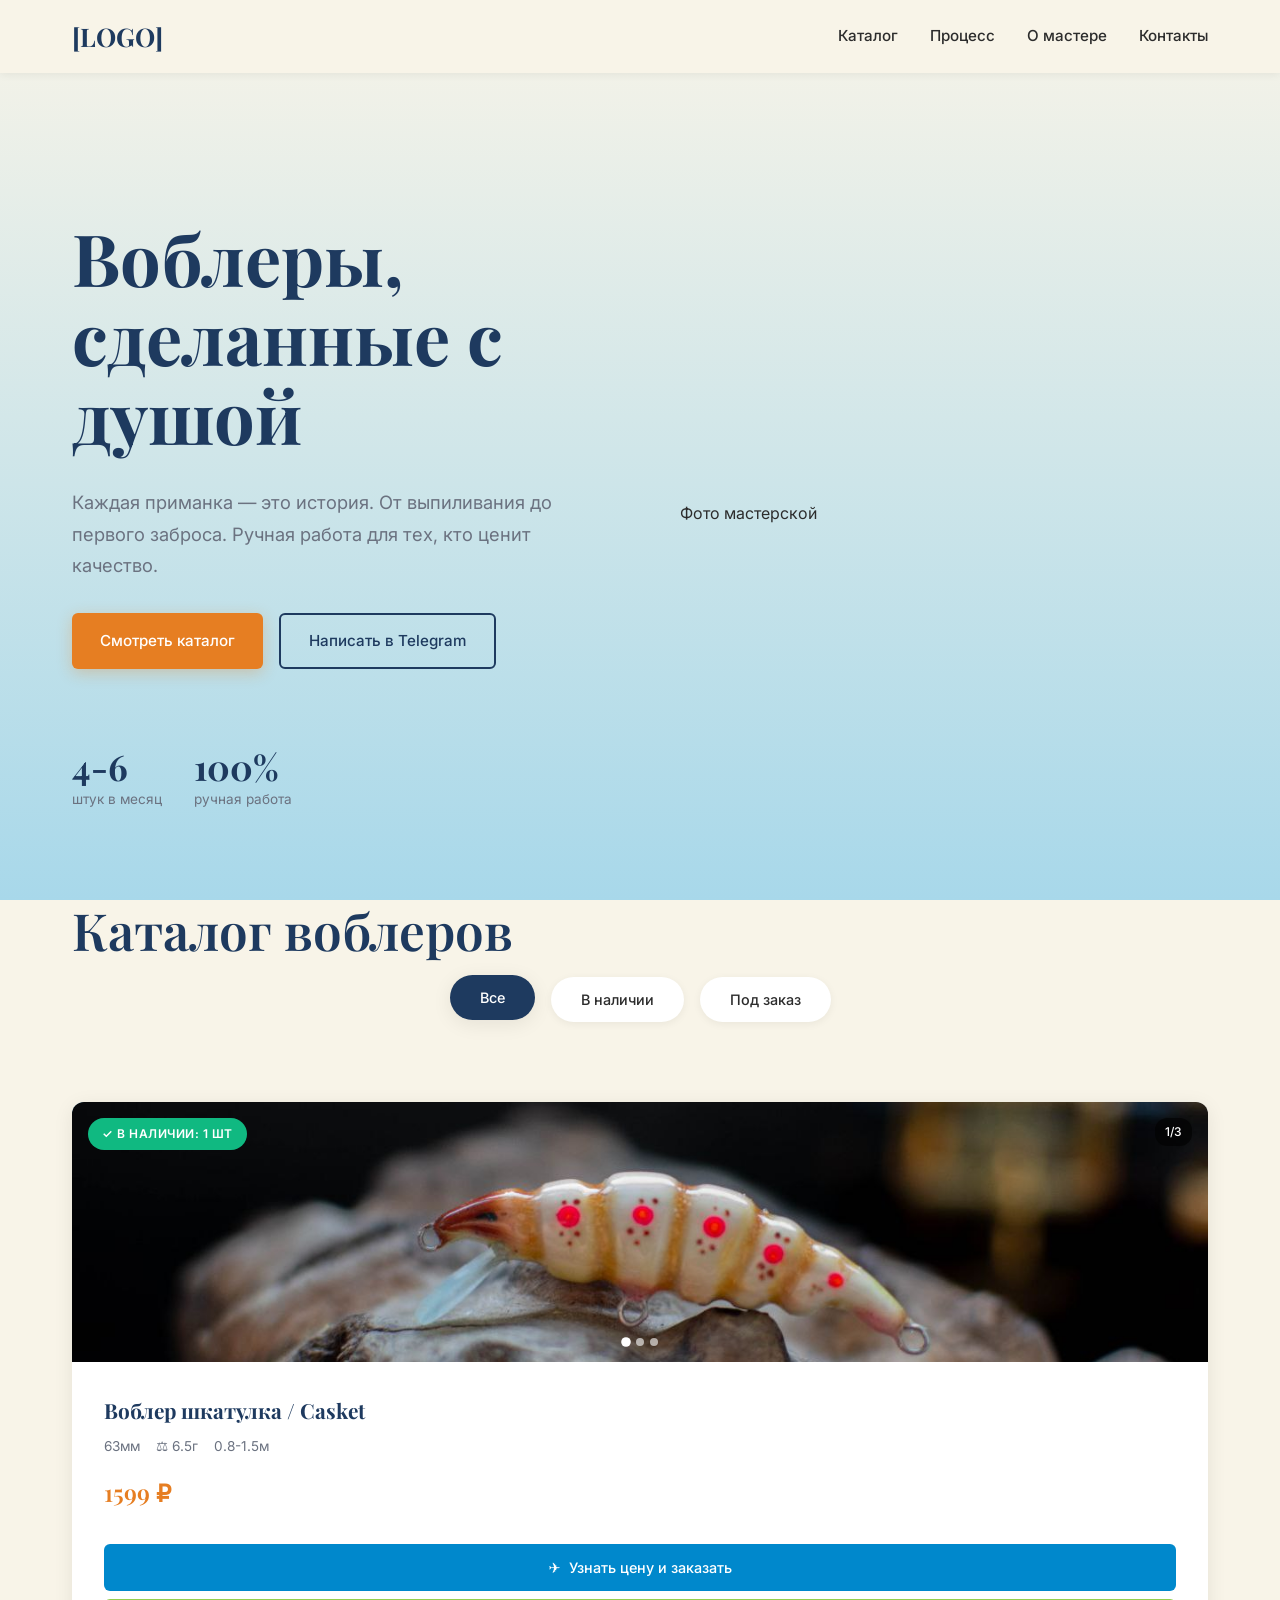
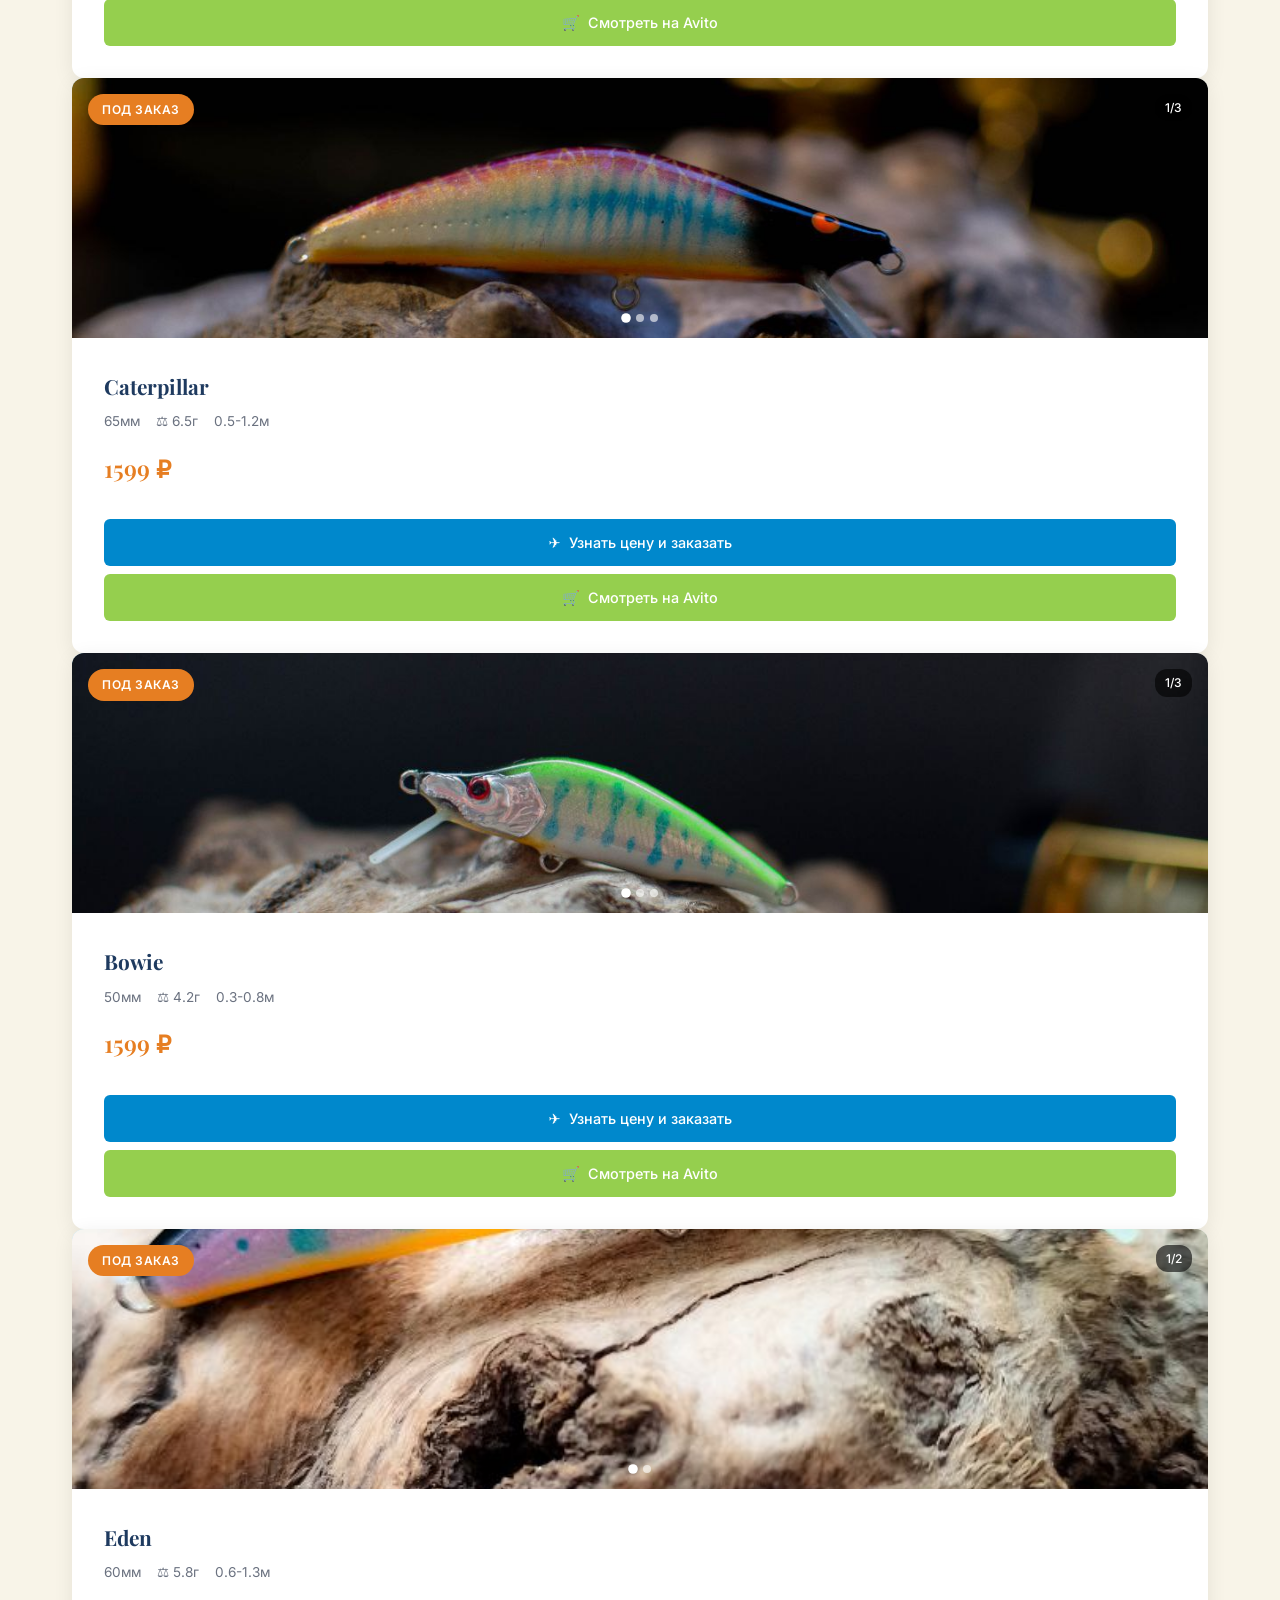
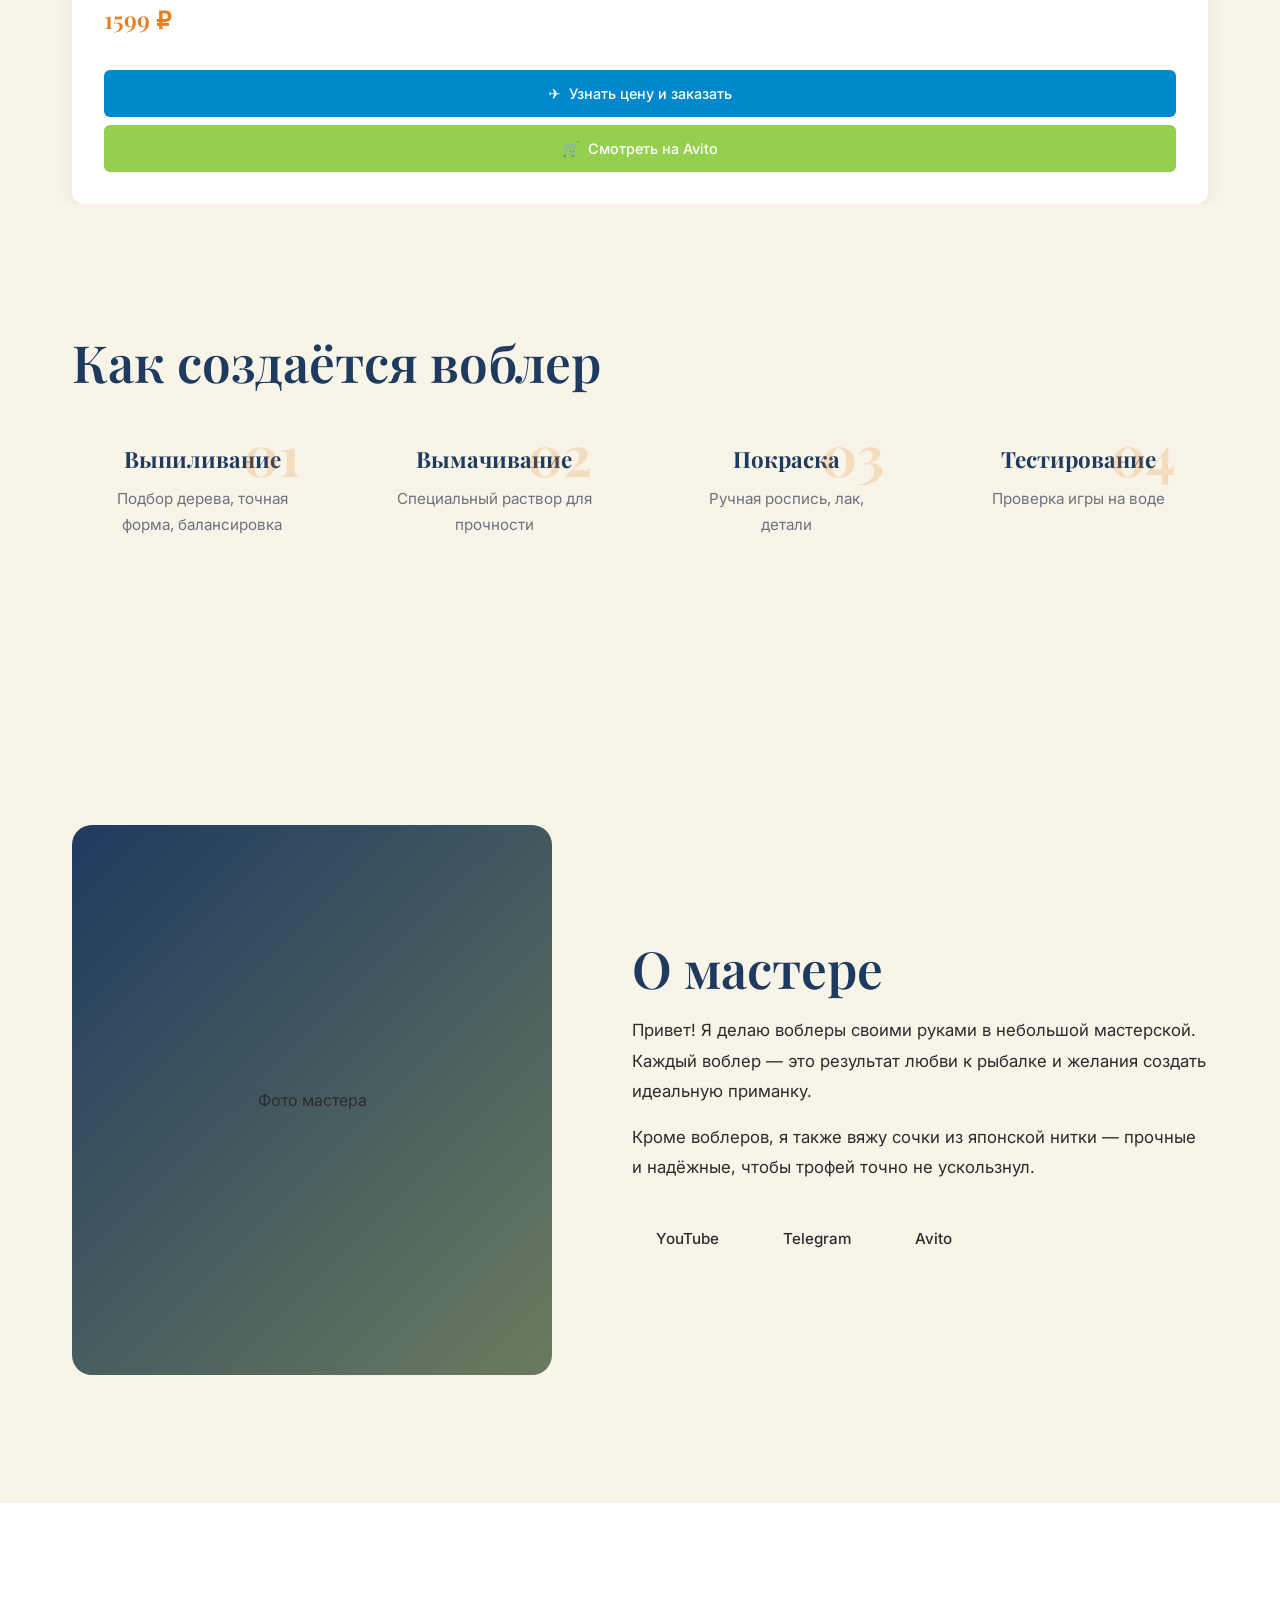
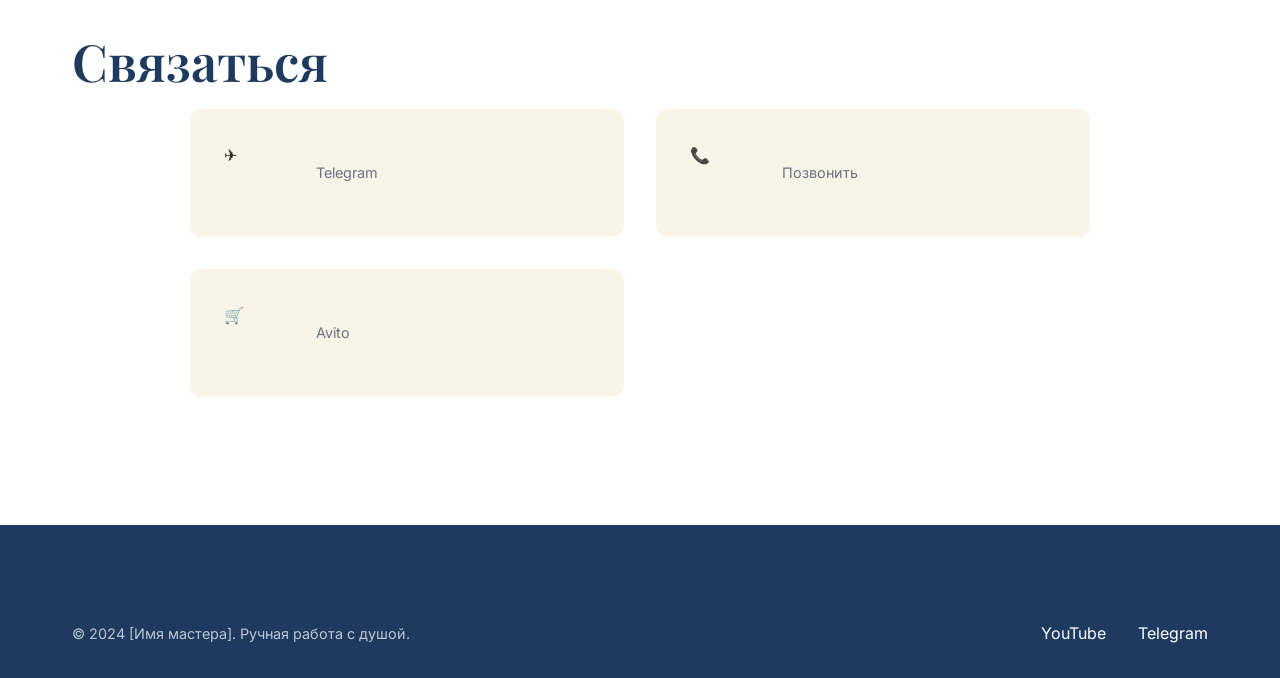
<file: index.html.html>
<!DOCTYPE html>
<html lang="ru">
<head>
    <meta charset="UTF-8">
    <meta name="viewport" content="width=device-width, initial-scale=1.0">
    <meta name="description" content="Ручные воблеры и сочки для рыбалки. Изготовление на заказ.">
    <title>Воблеры ручной работы | [Имя мастера]</title>
    
    <!-- Fonts -->
    <link rel="preconnect" href="https://fonts.googleapis.com">
    <link rel="preconnect" href="https://fonts.gstatic.com" crossorigin>
    <link href="https://fonts.googleapis.com/css2?family=Inter:wght@300;400;500&family=Playfair+Display:wght@400;600;700&display=swap" rel="stylesheet">
    
    <!-- Styles -->
    <link rel="stylesheet" href="css/style.css">
</head>
<body>
    <!-- Header -->
    <header class="header">
        <div class="container header__container">
            <a href="/" class="logo">
                <span class="logo__text">[LOGO]</span>
            </a>
            <nav class="nav">
                <a href="#catalog" class="nav__link">Каталог</a>
                <a href="#process" class="nav__link">Процесс</a>
                <a href="#about" class="nav__link">О мастере</a>
                <a href="#contacts" class="nav__link">Контакты</a>
            </nav>
            <button class="burger" aria-label="Menu">
                <span></span>
                <span></span>
                <span></span>
            </button>
        </div>
    </header>

    <!-- Hero Section -->
    <section class="hero">
        <div class="container hero__container">
            <div class="hero__content">
                <h1 class="hero__title">Воблеры, <br>сделанные с душой</h1>
                <p class="hero__subtitle">Каждая приманка — это история. От выпиливания до первого заброса. Ручная работа для тех, кто ценит качество.</p>
                <div class="hero__buttons">
                    <a href="#catalog" class="btn btn--primary">Смотреть каталог</a>
                    <a href="https://t.me/username" target="_blank" class="btn btn--secondary">Написать в Telegram</a>
                </div>
                <div class="hero__stats">
                    <div class="stat">
                        <span class="stat__number">4-6</span>
                        <span class="stat__label">штук в месяц</span>
                    </div>
                    <div class="stat">
                        <span class="stat__number">100%</span>
                        <span class="stat__label">ручная работа</span>
                    </div>
                </div>
            </div>
            <div class="hero__image">
                <!-- Здесь будет фото процесса или готового воблера -->
                <div class="hero__placeholder">Фото мастерской</div>
            </div>
        </div>
        <div class="hero__texture"></div>
    </section>

    <!-- Catalog Section -->
    <section id="catalog" class="catalog">
        <div class="container">
            <h2 class="section-title">Каталог воблеров</h2>
            
            <!-- Filters -->
            <div class="filters">
                <button class="filter-btn active" data-filter="all">Все</button>
                <button class="filter-btn" data-filter="in-stock">В наличии</button>
                <button class="filter-btn" data-filter="made-to-order">Под заказ</button>
            </div>

            <!-- Products Grid -->
            <div class="products-grid" id="productsGrid">
                <!-- Products will be inserted here by JS -->
            </div>
        </div>
    </section>

    <!-- Process Section -->
    <section id="process" class="process">
        <div class="container">
            <h2 class="section-title">Как создаётся воблер</h2>
            <div class="process-steps">
                <div class="process-step">
                    <div class="process-step__number">01</div>
                    <h3 class="process-step__title">Выпиливание</h3>
                    <p class="process-step__text">Подбор дерева, точная форма, балансировка</p>
                </div>
                <div class="process-step">
                    <div class="process-step__number">02</div>
                    <h3 class="process-step__title">Вымачивание</h3>
                    <p class="process-step__text">Специальный раствор для прочности</p>
                </div>
                <div class="process-step">
                    <div class="process-step__number">03</div>
                    <h3 class="process-step__title">Покраска</h3>
                    <p class="process-step__text">Ручная роспись, лак, детали</p>
                </div>
                <div class="process-step">
                    <div class="process-step__number">04</div>
                    <h3 class="process-step__title">Тестирование</h3>
                    <p class="process-step__text">Проверка игры на воде</p>
                </div>
            </div>
        </div>
    </section>

    <!-- About Section -->
    <section id="about" class="about">
        <div class="container about__container">
            <div class="about__image">
                <div class="about__placeholder">Фото мастера</div>
            </div>
            <div class="about__content">
                <h2 class="section-title">О мастере</h2>
                <p class="about__text">Привет! Я делаю воблеры своими руками в небольшой мастерской. Каждый воблер — это результат любви к рыбалке и желания создать идеальную приманку.</p>
                <p class="about__text">Кроме воблеров, я также вяжу сочки из японской нитки — прочные и надёжные, чтобы трофей точно не ускользнул.</p>
                <div class="about__socials">
                    <a href="https://youtube.com" target="_blank" class="social-link">YouTube</a>
                    <a href="https://t.me/username" target="_blank" class="social-link">Telegram</a>
                    <a href="https://avito.ru" target="_blank" class="social-link">Avito</a>
                </div>
            </div>
        </div>
    </section>

    <!-- Contacts Section -->
    <section id="contacts" class="contacts">
        <div class="container">
            <h2 class="section-title">Связаться</h2>
            <div class="contacts-grid">
                <a href="https://t.me/username" target="_blank" class="contact-card">
                    <span class="contact-card__icon">✈️</span>
                    <span class="contact-card__text">Telegram</span>
                </a>
                <a href="tel:+79999999999" class="contact-card">
                    <span class="contact-card__icon">📞</span>
                    <span class="contact-card__text">Позвонить</span>
                </a>
                <a href="https://avito.ru" target="_blank" class="contact-card">
                    <span class="contact-card__icon">🛒</span>
                    <span class="contact-card__text">Avito</span>
                </a>
            </div>
        </div>
    </section>

    <!-- Footer -->
    <footer class="footer">
        <div class="container footer__container">
            <p class="footer__text">© 2024 [Имя мастера]. Ручная работа с душой.</p>
            <div class="footer__socials">
                <a href="https://youtube.com" target="_blank">YouTube</a>
                <a href="https://t.me/username" target="_blank">Telegram</a>
            </div>
        </div>
    </footer>

    <script src="data/products.js"></script>
    <script src="js/main.js"></script>
</body>
</html>
</file>
<file: css/style.css>
:root {
    --color-bg: #F8F4E8;
    --color-white: #FFFFFF;
    --color-text: #2C2C2C;
    --color-text-light: #6B7280;
    --color-dark: #1E3A5F;
    --color-accent: #E67E22;
    --color-accent-hover: #D35400;
    --color-sand: #D4A574;
    --color-water: #A8D8EA;
    --color-green: #6B7B5F;
    --color-tg: #0088cc;
    --color-avito: #95CF4E;
    
    --font-heading: 'Playfair Display', serif;
    --font-body: 'Inter', system-ui, -apple-system, sans-serif;
    
    --spacing-xs: 0.5rem;
    --spacing-sm: 1rem;
    --spacing-md: 2rem;
    --spacing-lg: 5rem;
    --spacing-xl: 8rem;
    
    --radius-sm: 6px;
    --radius-md: 12px;
    --radius-lg: 20px;
    
    --shadow-sm: 0 2px 8px rgba(0,0,0,0.06);
    --shadow-md: 0 4px 20px rgba(0,0,0,0.08);
    --shadow-lg: 0 8px 40px rgba(0,0,0,0.12);
    
    --transition: all 0.3s cubic-bezier(0.4, 0, 0.2, 1);
}

*, *::before, *::after { margin: 0; padding: 0; box-sizing: border-box; }
html { scroll-behavior: smooth; scroll-padding-top: 80px; }
body {
    font-family: var(--font-body);
    background: var(--color-bg);
    color: var(--color-text);
    line-height: 1.6;
    font-weight: 400;
    overflow-x: hidden;
    width: 100%;
}
section { margin: 0; overflow-x: hidden; }
img { max-width: 100%; height: auto; display: block; }
a { text-decoration: none; color: inherit; transition: var(--transition); }

.container { max-width: 1200px; margin: 0 auto; padding: 0 var(--spacing-md); }
.section-header { text-align: center; margin-bottom: var(--spacing-lg); }
.section-title {
    font-family: var(--font-heading);
    font-size: clamp(2.2rem, 5vw, 3.2rem);
    font-weight: 600;
    color: var(--color-dark);
    margin-bottom: var(--spacing-sm);
    line-height: 1.2;
}
.section-title--left { text-align: left; }
.section-subtitle { font-size: 1.1rem; color: var(--color-text-light); max-width: 600px; margin: 0 auto; }

.btn {
    display: inline-flex; align-items: center; justify-content: center;
    gap: var(--spacing-xs); padding: 14px 28px;
    font-family: var(--font-body); font-size: 0.95rem; font-weight: 500;
    border-radius: var(--radius-sm); transition: var(--transition);
    cursor: pointer; border: none; white-space: nowrap;
}
.btn__arrow { transition: transform 0.3s ease; }
.btn:hover .btn__arrow { transform: translateX(4px); }
.btn__icon { font-size: 1.1rem; }
.btn--small { padding: 10px 20px; font-size: 0.85rem; }
.btn--large { padding: 16px 36px; font-size: 1rem; }
.btn--primary {
    background: var(--color-accent); color: var(--color-white);
    box-shadow: 0 4px 15px rgba(230, 126, 34, 0.3);
}
.btn--primary:hover {
    background: var(--color-accent-hover);
    transform: translateY(-2px);
    box-shadow: 0 6px 20px rgba(230, 126, 34, 0.4);
}
.btn--secondary {
    background: transparent; color: var(--color-dark);
    border: 2px solid var(--color-dark);
}
.btn--secondary:hover { background: var(--color-dark); color: var(--color-white); }
.btn--header { background: var(--color-dark); color: var(--color-white); }
.btn--header:hover { background: var(--color-accent); }

.header {
    position: fixed; top: 0; left: 0; right: 0;
    background: rgba(248, 244, 232, 0.98);
    backdrop-filter: blur(10px); z-index: 1000;
    padding: var(--spacing-sm) 0; box-shadow: var(--shadow-sm);
}
.header__container { display: flex; justify-content: space-between; align-items: center; }
.logo { display: flex; align-items: center; gap: var(--spacing-xs); }
.logo__icon { font-size: 1.8rem; }
.logo__text {
    font-family: var(--font-heading); font-size: 1.6rem;
    font-weight: 700; color: var(--color-dark);
}
.logo__text--footer { font-size: 1.4rem; color: var(--color-white); }

.nav { display: flex; gap: var(--spacing-md); align-items: center; }
.nav__link {
    font-size: 0.95rem; font-weight: 500; color: var(--color-text);
    position: relative; padding: 5px 0;
}
.nav__link::after {
    content: ''; position: absolute; bottom: 0; left: 0;
    width: 0; height: 2px; background: var(--color-accent);
    transition: var(--transition);
}
.nav__link:hover { color: var(--color-accent); }
.nav__link:hover::after { width: 100%; }

.burger {
    display: none; flex-direction: column; gap: 5px;
    background: none; border: none; cursor: pointer; padding: var(--spacing-xs);
    z-index: 1001; width: 30px;
}
.burger span { 
    width: 25px; height: 3px; background: var(--color-dark); 
    transition: var(--transition); display: block; border-radius: 2px;
}

.nav--active {
    display: flex !important;
    flex-direction: column;
    position: fixed;
    top: 70px; 
    left: 0; right: 0;
    background: rgba(248, 244, 232, 0.98);
    backdrop-filter: blur(10px);
    z-index: 999;
    padding: 2rem 1rem;
    gap: 1.5rem;
    box-shadow: 0 4px 20px rgba(0,0,0,0.1);
    animation: slideDown 0.3s ease;
    max-height: calc(100vh - 70px);
    overflow-y: auto;
}

.nav--active .nav__link { 
    font-size: 1.5rem; 
    font-weight: 600;
    padding: 0.5rem 0;
    text-align: center;
}

.burger--active span:nth-child(1) { transform: translateY(8px) rotate(45deg); }
.burger--active span:nth-child(2) { opacity: 0; }
.burger--active span:nth-child(3) { transform: translateY(-8px) rotate(-45deg); }

@keyframes slideDown { from { opacity: 0; transform: translateY(-10px); } to { opacity: 1; transform: translateY(0); } }

.hero {
    min-height: 100vh; display: flex; align-items: center;
    padding: calc(var(--spacing-xl) + 80px) 0 var(--spacing-lg);
    position: relative; overflow: hidden;
    background: linear-gradient(180deg, var(--color-bg) 0%, var(--color-water) 100%);
}
.hero__wave { position: absolute; left: 0; right: 0; z-index: 1; }
.hero__wave--top { top: 0; transform: rotate(180deg); }
.hero__container {
    display: grid; grid-template-columns: 1fr 1fr;
    gap: var(--spacing-lg); align-items: center;
    position: relative; z-index: 2;
}
.hero__badge {
    display: inline-flex; align-items: center; gap: var(--spacing-xs);
    padding: 8px 16px; background: rgba(230, 126, 34, 0.1);
    border: 1px solid rgba(230, 126, 34, 0.3);
    border-radius: 30px; font-size: 0.85rem; font-weight: 500;
    color: var(--color-accent); margin-bottom: var(--spacing-md);
}
.hero__badge-icon { font-size: 1rem; }
.hero__title {
    font-family: var(--font-heading); font-size: clamp(2.8rem, 6vw, 4.5rem);
    font-weight: 700; line-height: 1.1; margin-bottom: var(--spacing-md);
    color: var(--color-dark);
}
.hero__accent {
    color: var(--color-accent); position: relative; display: inline-block;
}
.hero__accent::after {
    content: ''; position: absolute; bottom: 5px; left: 0;
    width: 100%; height: 8px; background: rgba(230, 126, 34, 0.3); z-index: -1;
}
.hero__subtitle {
    font-size: 1.15rem; line-height: 1.7; margin-bottom: var(--spacing-md);
    color: var(--color-text-light); max-width: 500px;
}
.hero__buttons { display: flex; gap: var(--spacing-sm); margin-bottom: var(--spacing-lg); flex-wrap: wrap; }
.hero__stats { display: flex; align-items: center; gap: var(--spacing-md); }
.stat { text-align: left; }
.stat__number {
    display: block; font-family: var(--font-heading);
    font-size: 2.2rem; font-weight: 700; color: var(--color-dark); line-height: 1;
}
.stat__label { font-size: 0.85rem; color: var(--color-text-light); margin-top: 4px; display: block; }
.stat-divider { width: 1px; height: 40px; background: var(--color-sand); }
.hero__visual { position: relative; }
.hero__image-wrapper {
    position: relative; height: 550px; background: var(--color-white);
    border-radius: var(--radius-lg); overflow: hidden; box-shadow: var(--shadow-lg);
}
.hero__img {
    width: 100%; height: 100%; object-fit: cover; object-position: center;
    position: absolute; top: 0; left: 0; z-index: 0;
}
.hero__deco { position: absolute; pointer-events: none; z-index: 1; }
.hero__deco--1 {
    top: -30px; right: -30px; width: 150px; height: 150px;
    animation: rotate 20s linear infinite;
}
.hero__deco--2 {
    bottom: 30px; left: -20px; width: 80px; height: 80px;
    animation: pulse 3s ease-in-out infinite;
}
.hero__fish { position: absolute; pointer-events: none; opacity: 0.6; z-index: 1; }
.hero__fish--1 { top: 20%; left: 10%; animation: swim 8s ease-in-out infinite, float 6s ease-in-out infinite; }
.hero__fish--2 { bottom: 25%; right: 8%; animation: swim 10s ease-in-out infinite reverse, float 7s ease-in-out infinite 1s; }

.catalog--horizontal {
    padding: var(--spacing-xl) 0;
    background: var(--color-bg);
    overflow: hidden;
}
.catalog__wrapper {
    position: relative;
    overflow: visible !important; 
}
.products-slider {
    display: flex;
    gap: var(--spacing-md);
    overflow-x: auto;
    scroll-snap-type: x mandatory;
    scroll-behavior: smooth;
    -webkit-overflow-scrolling: touch;
    scrollbar-width: none;
    -ms-overflow-style: none;
    margin-left: calc(-1 * var(--spacing-md));
    margin-right: calc(-1 * var(--spacing-md));
    padding: 20px var(--spacing-md);
    border: none !important;
    outline: none !important;
    box-shadow: none !important;
    background: transparent !important;
}
.products-slider::-webkit-scrollbar { display: none; }
.products-slider .product-card {
    flex: 0 0 320px;
    scroll-snap-align: start;
    margin-bottom: 0;
    border: none !important;
    outline: none !important;
    box-shadow: var(--shadow-md);
}
.slider-nav {
    position: absolute; top: 50%; transform: translateY(-50%);
    width: 44px; height: 44px; border-radius: 50%;
    background: var(--color-white); border: 2px solid var(--color-dark);
    font-size: 1.2rem; cursor: pointer; display: flex; align-items: center; justify-content: center;
    box-shadow: var(--shadow-md); transition: var(--transition); z-index: 10;
}
.slider-nav:hover { background: var(--color-accent); color: white; border-color: var(--color-accent); }
.slider-nav--prev { left: 10px; }
.slider-nav--next { right: 10px; }

.filters {
    display: flex; justify-content: center; gap: var(--spacing-sm);
    margin-bottom: var(--spacing-lg); flex-wrap: wrap;
}
.filter-btn {
    padding: 12px 28px; background: var(--color-white);
    border: 2px solid transparent; border-radius: 30px;
    font-family: var(--font-body); font-size: 0.9rem; font-weight: 500;
    cursor: pointer; transition: var(--transition); color: var(--color-text);
    box-shadow: var(--shadow-sm);
}
.filter-btn:hover, .filter-btn.active {
    background: var(--color-dark); color: var(--color-white);
    transform: translateY(-2px); box-shadow: var(--shadow-md);
}

.fade-in { opacity: 0; transform: translateY(30px); transition: opacity 0.8s ease-out, transform 0.8s ease-out; }
.fade-in.visible { opacity: 1; transform: translateY(0); }
.stagger-item { opacity: 0; transform: translateY(20px); transition: opacity 0.6s ease-out, transform 0.6s ease-out; }
.stagger-item.visible { opacity: 1; transform: translateY(0); }

@keyframes float { 0%, 100% { transform: translateY(0px); } 50% { transform: translateY(-20px); } }
@keyframes fadeInUp { from { opacity: 0; transform: translateY(40px); } to { opacity: 1; transform: translateY(0); } }
@keyframes scaleIn { from { opacity: 0; transform: scale(0.8); } to { opacity: 1; transform: scale(1); } }
@keyframes rotate { from { transform: rotate(0deg); } to { transform: rotate(360deg); } }
@keyframes pulse { 0%, 100% { transform: scale(1); opacity: 0.5; } 50% { transform: scale(1.1); opacity: 0.8; } }
@keyframes swim {
    0%, 100% { transform: translateX(0) translateY(0); }
    25% { transform: translateX(20px) translateY(-10px); }
    50% { transform: translateX(0) translateY(0); }
    75% { transform: translateX(-20px) translateY(10px); }
}
.hero__title { animation: fadeInUp 1s ease-out; }
.hero__subtitle { animation: fadeInUp 1s ease-out 0.2s backwards; }
.hero__buttons { animation: fadeInUp 1s ease-out 0.4s backwards; }
.hero__stats { animation: fadeInUp 1s ease-out 0.6s backwards; }
.process-step { opacity: 0; transform: translateY(30px); transition: all 0.6s ease-out; }
.process-step.visible { opacity: 1; transform: translateY(0); }
.material-card { opacity: 0; transform: translateY(30px); transition: all 0.6s ease-out; }
.material-card.visible { opacity: 1; transform: translateY(0); }
.product-card { animation: scaleIn 0.6s ease-out backwards; }
.product-card:nth-child(1) { animation-delay: 0.1s; }
.product-card:nth-child(2) { animation-delay: 0.2s; }
.product-card:nth-child(3) { animation-delay: 0.3s; }
.product-card:nth-child(4) { animation-delay: 0.4s; }
.product-card:hover .product-gallery__slide img { transform: scale(1.1) rotate(2deg); }
.parallax { will-change: transform; }

.product-card {
    background: var(--color-white); border-radius: var(--radius-md);
    overflow: hidden; box-shadow: var(--shadow-md);
    transition: var(--transition); display: flex; flex-direction: column;
}
.product-card:hover { transform: translateY(-8px); box-shadow: var(--shadow-lg); }

.product-gallery {
    position: relative; height: 260px; background: linear-gradient(135deg, var(--color-water) 0%, var(--color-bg) 100%);
    overflow: hidden;
}
.product-gallery__track { display: flex; height: 100%; transition: transform 0.3s ease; }
.product-gallery__slide {
    min-width: 100%; height: 100%; display: flex; align-items: center; justify-content: center;
    position: relative; cursor: zoom-in;
}
.product-gallery__slide img { width: 100%; height: 100%; object-fit: cover; transition: transform 0.5s ease; }
.product-gallery__slide:hover img { transform: scale(1.05); }
.product-gallery__nav {
    position: absolute; top: 50%; transform: translateY(-50%);
    width: 36px; height: 36px; border: none; border-radius: 50%;
    background: rgba(255,255,255,0.9); color: var(--color-dark);
    font-size: 1.2rem; cursor: pointer; display: flex; align-items: center; justify-content: center;
    box-shadow: var(--shadow-sm); transition: var(--transition);
    opacity: 0; pointer-events: none;
}
.product-gallery:hover .product-gallery__nav { opacity: 1; pointer-events: auto; }
.product-gallery__nav--prev { left: var(--spacing-sm); }
.product-gallery__nav--next { right: var(--spacing-sm); }
.product-gallery__nav:hover { background: var(--color-accent); color: white; }
.product-gallery__dots {
    position: absolute; bottom: var(--spacing-sm); left: 50%; transform: translateX(-50%);
    display: flex; gap: 6px;
}
.product-gallery__dot {
    width: 8px; height: 8px; border-radius: 50%;
    background: rgba(255,255,255,0.6); border: none; cursor: pointer; transition: var(--transition);
}
.product-gallery__dot.active { background: var(--color-white); transform: scale(1.2); }
.product-gallery__counter {
    position: absolute; top: var(--spacing-sm); right: var(--spacing-sm);
    padding: 4px 10px; background: rgba(0,0,0,0.6); color: white;
    border-radius: 12px; font-size: 0.75rem; font-weight: 500;
}

.product-card__badge {
    position: absolute; top: var(--spacing-sm); left: var(--spacing-sm);
    padding: 6px 14px; border-radius: 20px;
    font-size: 0.75rem; font-weight: 600; text-transform: uppercase;
    letter-spacing: 0.5px; z-index: 2;
}
.badge--in-stock { background: #10B981; color: white; }
.badge--made-to-order { background: var(--color-accent); color: white; }

.product-card__content { padding: var(--spacing-md); flex-grow: 1; display: flex; flex-direction: column; }
.product-card__title {
    font-family: var(--font-heading); font-size: 1.3rem;
    margin-bottom: var(--spacing-xs); color: var(--color-dark);
}
.product-card__specs {
    font-size: 0.85rem; color: var(--color-text-light);
    margin-bottom: var(--spacing-sm); display: flex; gap: var(--spacing-sm); flex-wrap: wrap;
}
.spec { display: inline-flex; align-items: center; gap: 4px; }
.product-card__price {
    font-family: var(--font-heading); font-size: 1.5rem;
    font-weight: 600; color: var(--color-accent); margin-bottom: var(--spacing-md);
}
.product-card__buttons { display: flex; flex-direction: column; gap: var(--spacing-xs); margin-top: auto; }
.product-card__btn {
    padding: 12px; text-align: center; border-radius: var(--radius-sm);
    font-size: 0.9rem; font-weight: 500; transition: var(--transition);
    display: flex; align-items: center; justify-content: center; gap: var(--spacing-xs);
}
.product-card__btn--tg { background: var(--color-tg); color: white; }
.product-card__btn--tg:hover { background: #0099dd; transform: translateY(-2px); }
.product-card__btn--avito { background: var(--color-avito); color: white; }
.product-card__btn--avito:hover { background: #8bc34a; transform: translateY(-2px); }

.catalog__note {
    display: flex; align-items: center; justify-content: center; gap: var(--spacing-sm);
    padding: var(--spacing-md); background: rgba(230, 126, 34, 0.1);
    border-radius: var(--radius-md); margin-top: var(--spacing-md);
}
.note__icon { font-size: 1.5rem; }
.catalog__note p { color: var(--color-text); font-weight: 500; }

.process { 
    position: relative; 
    padding: var(--spacing-xl) 0; 
    background: var(--color-bg);
    overflow: hidden !important;
    width: 100%;
}
.process__bg {
    position: absolute;
    top: 0; left: 0; right: 0; bottom: 0;
    height: 100%; width: 100%;
    z-index: 0; pointer-events: none;
}
.process__bg svg {
    width: 100%; height: 100%; display: block;
}
.process-steps {
    display: grid; grid-template-columns: repeat(auto-fit, minmax(240px, 1fr));
    gap: var(--spacing-md); position: relative; z-index: 2;
}
.process-step { text-align: center; padding: var(--spacing-md); position: relative; }
.process-step__icon {
    width: 80px; height: 80px; margin: 0 auto var(--spacing-sm);
    background: rgba(230, 126, 34, 0.1); border-radius: 50%;
    display: flex; align-items: center; justify-content: center;
}
.process-step__icon svg { width: 40px; height: 40px; }
.process-step__number {
    font-family: var(--font-heading); font-size: 3.5rem; font-weight: 700;
    color: var(--color-accent); opacity: 0.2; position: absolute;
    top: var(--spacing-sm); right: var(--spacing-md); line-height: 1;
}
.process-step__title {
    font-family: var(--font-heading); font-size: 1.4rem;
    margin-bottom: var(--spacing-xs); color: var(--color-dark);
}
.process-step__text { font-size: 0.95rem; color: var(--color-text-light); line-height: 1.7; }

.swimming-fish {
    position: absolute;
    width: 70px;
    height: 35px;
    z-index: 1;
    pointer-events: none;
    will-change: transform;
    clip-path: inset(0 -50px 0 -50px);
}

.fish-1 {
    top: 68%;
    left: -100px;
    animation: swimRight 20s linear infinite, wiggle 0.4s ease-in-out infinite;
    opacity: 0.85;
}

.fish-2 {
    top: 74%;
    left: -100px;
    animation: swimRight 28s linear infinite, wiggle 0.5s ease-in-out infinite;
    animation-delay: -8s;
    opacity: 0.75;
    transform: scale(0.85);
}

.fish-3 {
    top: 78%;
    right: -100px;
    left: auto;
    animation: swimLeft 22s linear infinite, wiggle 0.45s ease-in-out infinite;
    animation-delay: -4s;
    opacity: 0.8;
    transform: scale(1.1) scaleX(-1);
}

@keyframes swimRight {
    0% { transform: translateX(0); }
    100% { transform: translateX(calc(100vw + 200px)); }
}

@keyframes swimLeft {
    0% { transform: translateX(0) scaleX(-1); }
    100% { transform: translateX(calc(100vw + 200px)) scaleX(-1); }
}

@keyframes wiggle {
    0%, 100% { margin-top: 0; }
    50% { margin-top: -3px; }
}

.reviews { padding: var(--spacing-xl) 0; background: var(--color-white); position: relative; overflow: hidden; }
.reviews--horizontal .reviews-slider {
    display: flex;
    gap: var(--spacing-md);
    overflow-x: auto;
    scroll-snap-type: x mandatory;
    scroll-behavior: smooth;
    -webkit-overflow-scrolling: touch;
    scrollbar-width: none;
    -ms-overflow-style: none;
    padding: var(--spacing-md) var(--spacing-md) calc(var(--spacing-md) + 10px);
    margin: 0 calc(-1 * var(--spacing-md));
}
.reviews--horizontal .reviews-slider::-webkit-scrollbar { display: none; }
.reviews--horizontal .review-card {
    flex: 0 0 350px;
    scroll-snap-align: start;
}
.reviews-nav-prev { left: 10px; }
.reviews-nav-next { right: 10px; }

.review-card {
    background: var(--color-bg);
    padding: var(--spacing-md);
    border-radius: var(--radius-md);
    border: 1px solid rgba(0,0,0,0.05);
    transition: var(--transition);
}
.review-card:hover { transform: translateY(-5px); box-shadow: var(--shadow-md); }
.review-card__header { display: flex; align-items: center; gap: var(--spacing-sm); margin-bottom: var(--spacing-sm); }
.review-card__avatar { width: 50px; height: 50px; background: var(--color-white); border-radius: 50%; display: flex; align-items: center; justify-content: center; font-size: 1.5rem; }
.review-card__name { font-family: var(--font-heading); font-size: 1.1rem; color: var(--color-dark); }
.review-card__product { font-size: 0.85rem; color: var(--color-accent); font-weight: 500; }
.review-card__text { font-size: 0.95rem; color: var(--color-text-light); line-height: 1.6; font-style: italic; }

/* ===== FAQ Section (СТАТИЧНЫЙ) ===== */
.faq { padding: var(--spacing-xl) 0; background: var(--color-bg); }
.faq-grid {
    display: flex;
    flex-wrap: wrap;
    gap: var(--spacing-md);
    max-width: 900px;
    margin: 0 auto;
}
.faq-item {
    flex: 1 1 calc(50% - var(--spacing-md));
    min-width: 280px;
    background: var(--color-white);
    border-radius: var(--radius-md);
    box-shadow: var(--shadow-sm);
    padding: var(--spacing-md);
}
.faq-question {
    font-family: var(--font-body);
    font-size: 1.05rem;
    font-weight: 600;
    color: var(--color-dark);
    margin-bottom: var(--spacing-sm);
}
.faq-answer p {
    color: var(--color-text-light);
    line-height: 1.6;
    font-size: 0.95rem;
}

.materials { padding: var(--spacing-xl) 0; background: var(--color-bg); }
.materials-grid { display: grid; grid-template-columns: repeat(auto-fit, minmax(280px, 1fr)); gap: var(--spacing-md); }
.material-card {
    text-align: center; padding: var(--spacing-md); background: var(--color-white);
    border-radius: var(--radius-md); transition: var(--transition); box-shadow: var(--shadow-sm);
}
.material-card:hover { transform: translateY(-5px); box-shadow: var(--shadow-md); }
.material-card__icon {
    width: 80px; height: 80px; margin: 0 auto var(--spacing-sm);
    background: var(--color-bg); border-radius: 50%;
    display: flex; align-items: center; justify-content: center;
}
.material-card__icon svg { width: 50px; height: 50px; }
.material-card__title {
    font-family: var(--font-heading); font-size: 1.3rem;
    margin-bottom: var(--spacing-xs); color: var(--color-dark);
}
.material-card__text { font-size: 0.95rem; color: var(--color-text-light); line-height: 1.7; }

.about { padding: var(--spacing-xl) 0; }
.about__container { 
    display: grid; grid-template-columns: 1fr 1.2fr; 
    gap: var(--spacing-lg); align-items: center; 
}
.about__image-wrapper { position: relative; width: 100%; height: 100%; min-height: 500px; }
.about__image {
    position: relative; width: 100%; height: 550px;
    background: linear-gradient(135deg, var(--color-dark) 0%, var(--color-green) 100%);
    border-radius: var(--radius-lg); overflow: hidden;
    display: flex; align-items: center; justify-content: center;
}
.about__img {
    width: 100%; height: 100%; object-fit: cover; object-position: center;
    position: relative; z-index: 1;
}
.about__deco {
    position: absolute; top: 50%; left: 50%; transform: translate(-50%, -50%);
    width: 400px; height: 400px; pointer-events: none; z-index: 0;
}
.about__badge {
    display: inline-block; padding: 8px 16px; background: rgba(230, 126, 34, 0.1);
    color: var(--color-accent); border-radius: 30px;
    font-size: 0.85rem; font-weight: 500; margin-bottom: var(--spacing-sm);
}
.about__text { margin-bottom: var(--spacing-sm); font-size: 1.05rem; line-height: 1.8; color: var(--color-text); }
.about__features { margin: var(--spacing-md) 0; display: flex; flex-direction: column; gap: var(--spacing-xs); }
.feature { display: flex; align-items: center; gap: var(--spacing-sm); }
.feature__icon {
    width: 24px; height: 24px; background: var(--color-accent);
    color: white; border-radius: 50%; display: flex;
    align-items: center; justify-content: center; font-size: 0.8rem; font-weight: 700;
}
.feature__text { font-weight: 500; color: var(--color-text); }
.about__socials { display: flex; gap: var(--spacing-sm); margin-top: var(--spacing-md); flex-wrap: wrap; }
.social-link {
    display: inline-flex; align-items: center; gap: var(--spacing-xs);
    padding: 12px 24px; border-radius: var(--radius-sm);
    font-size: 0.95rem; font-weight: 500; transition: var(--transition);
}
.social-link__icon { font-size: 1.1rem; }
.social-link--youtube { background: #FF0000; color: white; }
.social-link--youtube:hover { background: #cc0000; transform: translateY(-2px); }
.social-link--telegram { background: var(--color-tg); color: white; }
.social-link--telegram:hover { background: #0099dd; transform: translateY(-2px); }
.social-link--vk { background: #4C75A3; color: white; }
.social-link--vk:hover { background: #3d5f8a; transform: translateY(-2px); }
.social-link--instagram { background: #E4405F; color: white; }
.social-link--instagram:hover { background: #c93550; transform: translateY(-2px); }
.social-link--boosty { background: #F46C2A; color: white; }
.social-link--boosty:hover { background: #d85a1b; transform: translateY(-2px); }

.cta { padding: var(--spacing-lg) 0; background: linear-gradient(135deg, var(--color-dark) 0%, var(--color-green) 100%); }
.cta__box {
    display: flex; justify-content: space-between; align-items: center; gap: var(--spacing-lg);
    background: rgba(255, 255, 255, 0.1); backdrop-filter: blur(10px);
    padding: var(--spacing-lg); border-radius: var(--radius-lg);
    border: 1px solid rgba(255, 255, 255, 0.2);
}
.cta__content { flex: 1; }
.cta__title {
    font-family: var(--font-heading); font-size: clamp(1.8rem, 4vw, 2.5rem);
    color: var(--color-white); margin-bottom: var(--spacing-xs);
}
.cta__text { font-size: 1.1rem; color: rgba(255, 255, 255, 0.8); }

.contacts { padding: var(--spacing-xl) 0; background: var(--color-white); }
.contacts-grid {
    display: grid; grid-template-columns: repeat(auto-fit, minmax(280px, 1fr));
    gap: var(--spacing-md); max-width: 900px; margin: 0 auto;
}
.contact-card {
    display: flex; align-items: center; gap: var(--spacing-md);
    padding: var(--spacing-md); background: var(--color-bg);
    border-radius: var(--radius-md); transition: var(--transition);
    border: 2px solid transparent;
}
.contact-card:hover { transform: translateY(-5px); box-shadow: var(--shadow-lg); }
.contact-card--telegram:hover { border-color: var(--color-tg); background: rgba(0, 136, 204, 0.05); }
.contact-card--tg-channel:hover { border-color: var(--color-tg); background: rgba(0, 136, 204, 0.05); }
.contact-card--avito:hover { border-color: var(--color-avito); background: rgba(149, 207, 78, 0.05); }
.contact-card--youtube:hover { border-color: #FF0000; background: rgba(255, 0, 0, 0.05); }
.contact-card--vk:hover { border-color: #4C75A3; background: rgba(76, 117, 163, 0.05); }
.contact-card--instagram:hover { border-color: #E4405F; background: rgba(228, 64, 95, 0.05); }
.contact-card--boosty:hover { border-color: #F46C2A; background: rgba(244, 108, 42, 0.05); }
.contact-card__icon { width: 60px; height: 60px; flex-shrink: 0; }
.contact-card__icon svg { width: 100%; height: 100%; }
.contact-card__content { flex: 1; }
.contact-card__title { display: block; font-weight: 600; font-size: 1.1rem; color: var(--color-dark); margin-bottom: 4px; }
.contact-card__text { font-size: 0.9rem; color: var(--color-text-light); }
.contact-card__arrow { font-size: 1.5rem; color: var(--color-text-light); transition: var(--transition); }
.contact-card:hover .contact-card__arrow { color: var(--color-accent); transform: translateX(4px); }

.footer {
    position: relative;
    padding: 6rem 0 2rem; 
    background: var(--color-dark);
    color: var(--color-white);
    margin-top: 0;
    overflow: visible;
}
.footer__wave {
    position: absolute;
    top: 0; left: 0; right: 0;
    transform: translateY(-99%); 
    line-height: 0;
    z-index: 10;
}
.footer__wave svg {
    display: block; width: 100%; height: auto;
}
.footer__container {
    display: flex; justify-content: space-between; align-items: center;
    flex-wrap: wrap; gap: var(--spacing-md); position: relative; z-index: 11;
}
.footer__left { display: flex; flex-direction: column; gap: var(--spacing-xs); }
.footer__text { font-size: 0.9rem; opacity: 0.7; }
.footer__socials { display: flex; gap: var(--spacing-md); }
.footer__link { font-size: 0.95rem; opacity: 0.8; font-weight: 500; }
.footer__link:hover { opacity: 1; color: var(--color-accent); }

.lightbox {
    position: fixed; top: 0; left: 0; right: 0; bottom: 0;
    background: rgba(0, 0, 0, 0.9); z-index: 2000;
    display: none; align-items: center; justify-content: center;
    flex-direction: column; padding: var(--spacing-md);
}
.lightbox.active { display: flex; }
.lightbox__close {
    position: absolute; top: var(--spacing-md); right: var(--spacing-md);
    width: 44px; height: 44px; border: none; border-radius: 50%;
    background: rgba(255,255,255,0.2); color: white;
    font-size: 2rem; cursor: pointer; transition: var(--transition);
}
.lightbox__close:hover { background: rgba(255,255,255,0.4); }
.lightbox__nav {
    position: absolute; top: 50%; transform: translateY(-50%);
    width: 50px; height: 50px; border: none; border-radius: 50%;
    background: rgba(255,255,255,0.2); color: white;
    font-size: 1.5rem; cursor: pointer; transition: var(--transition);
}
.lightbox__nav:hover { background: rgba(255,255,255,0.4); }
.lightbox__nav--prev { left: var(--spacing-md); }
.lightbox__nav--next { right: var(--spacing-md); }
.lightbox__img {
    max-width: 100%; max-height: 80vh; border-radius: var(--radius-md);
    box-shadow: var(--shadow-lg); animation: zoomIn 0.3s ease;
}
.lightbox__caption {
    margin-top: var(--spacing-sm); color: white; font-size: 1rem;
    text-align: center; max-width: 600px;
}
@keyframes zoomIn { from { transform: scale(0.9); opacity: 0; } to { transform: scale(1); opacity: 1; } }

@media (max-width: 968px) {
    .nav { display: none; }
    .btn--header { display: none; }
    .burger { display: flex; }
    .hero__container, .about__container { grid-template-columns: 1fr; }
    .hero__visual, .about__image { order: -1; }
    .hero__image-wrapper, .about__image { height: 400px; }
    .hero__stats { flex-wrap: wrap; gap: var(--spacing-sm); }
    .stat-divider { display: none; }
    .cta__box { flex-direction: column; text-align: center; }
}
@media (max-width: 640px) {
    :root { --spacing-lg: 3rem; --spacing-xl: 5rem; }
    .hero__buttons { flex-direction: column; width: 100%; }
    .btn--large { width: 100%; }
    .filters { flex-direction: column; align-items: stretch; }
    .filter-btn { width: 100%; }
    .contacts-grid { grid-template-columns: 1fr; }
    .footer__container { flex-direction: column; text-align: center; }
    
    .products-slider .product-card { flex: 0 0 85vw; }
    .slider-nav { width: 36px; height: 36px; font-size: 1rem; }
    
    .swimming-fish { width: 50px; height: 25px; }
    .fish-1 { top: 70%; }
    .fish-2 { top: 76%; }
    .fish-3 { top: 80%; }
    
    .reviews--horizontal .review-card { flex: 0 0 85vw; }
}
</file>
